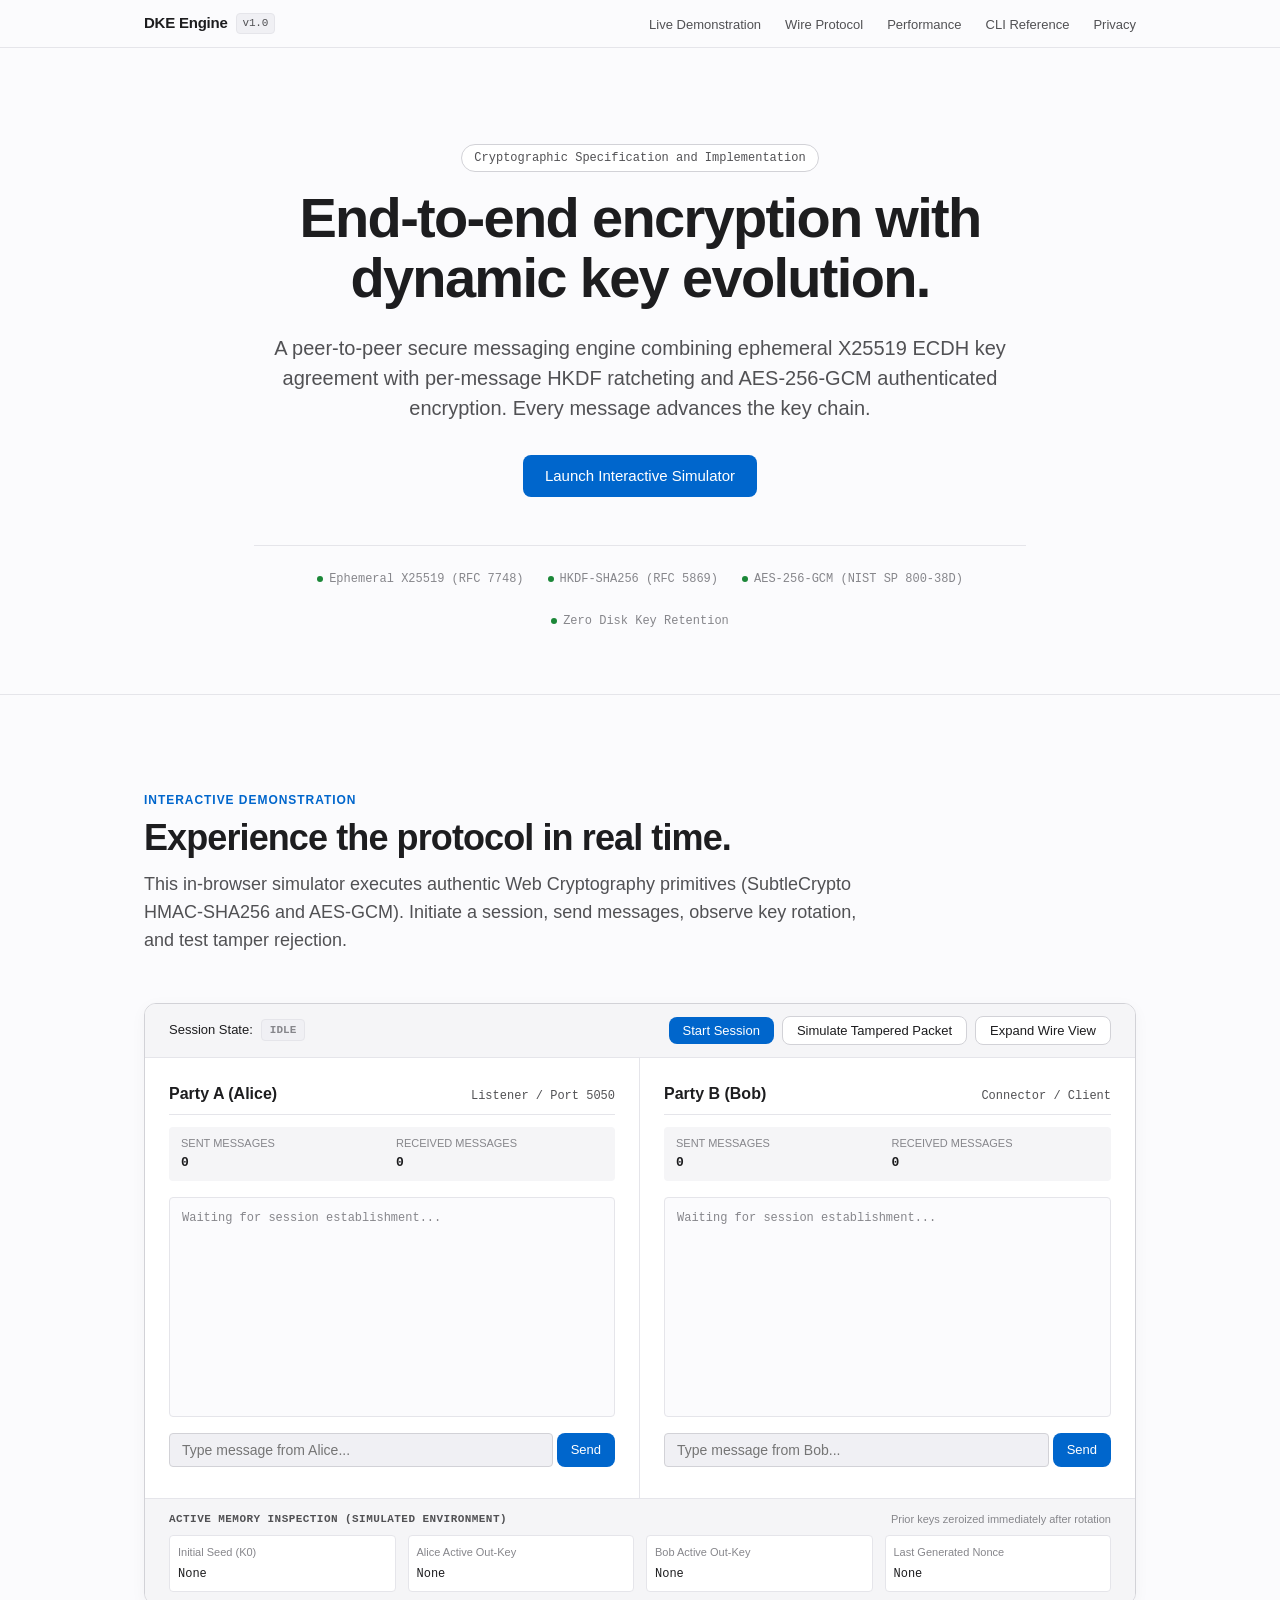
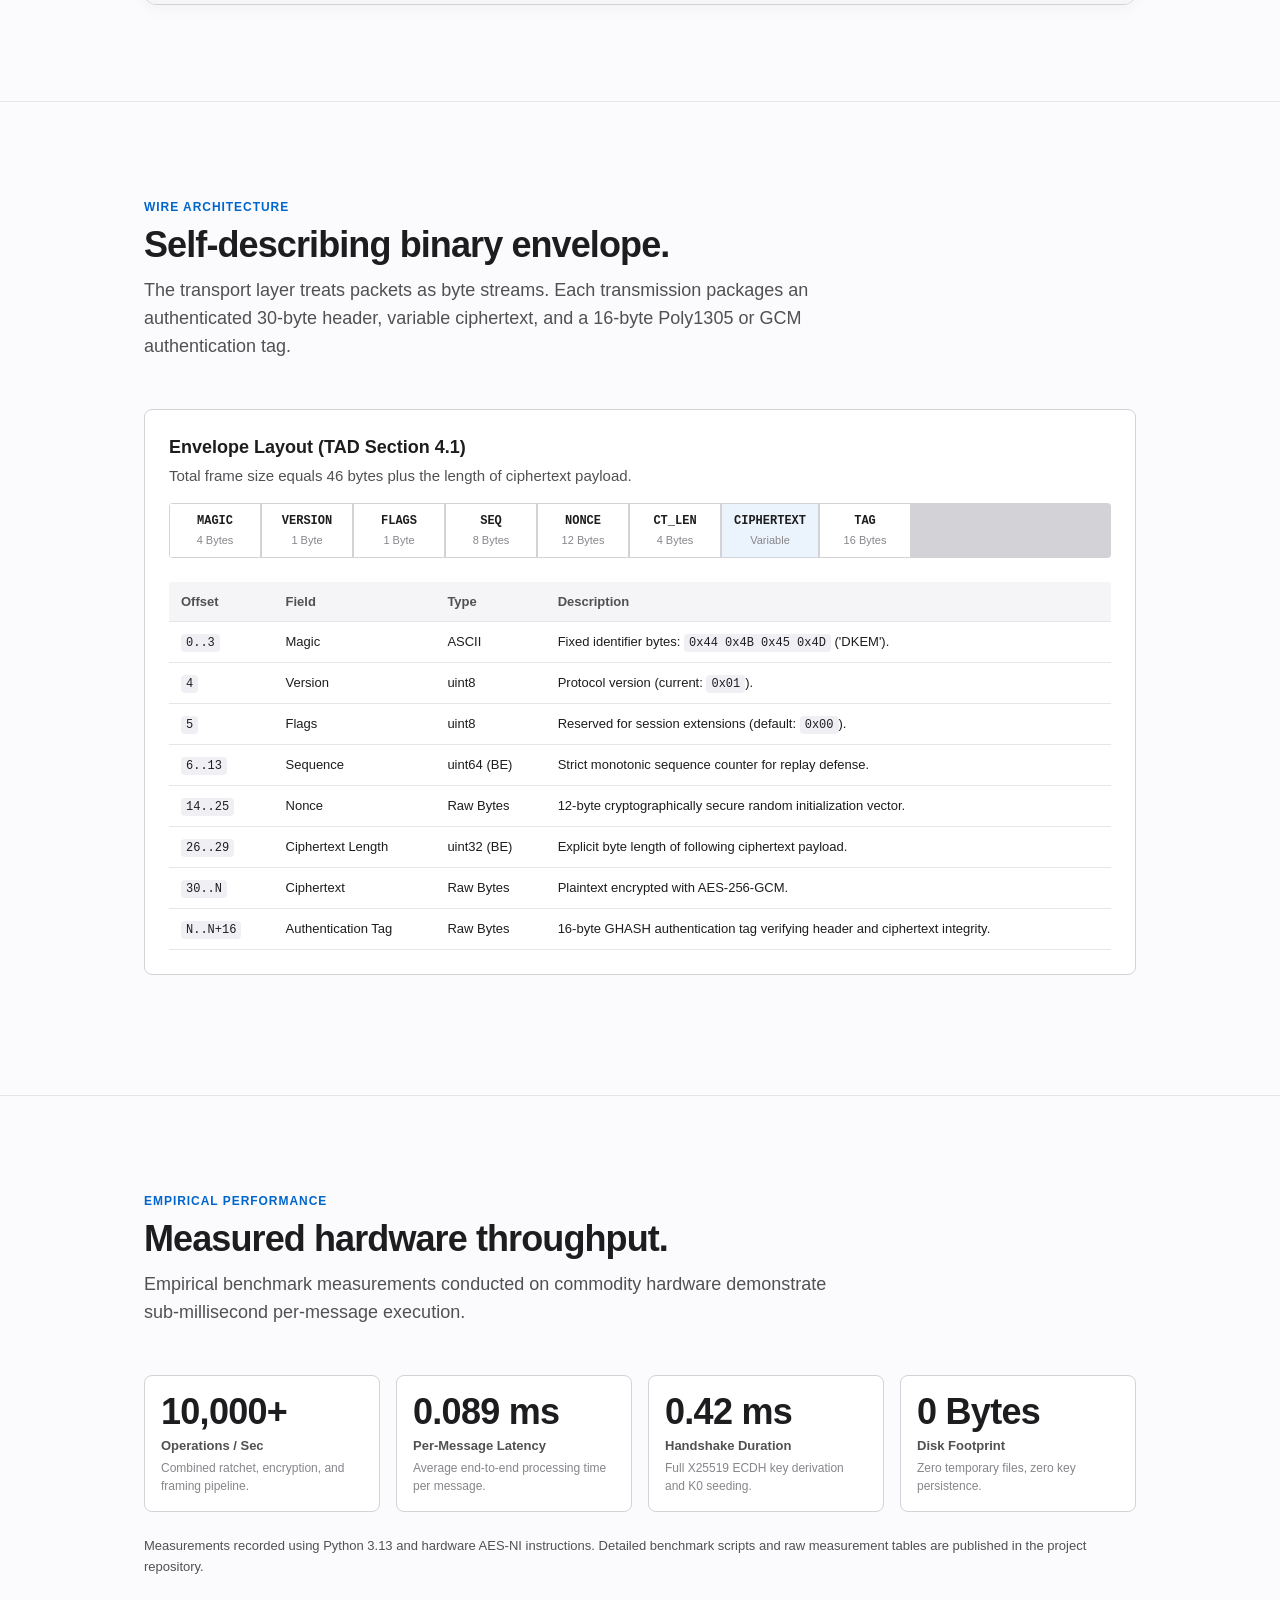
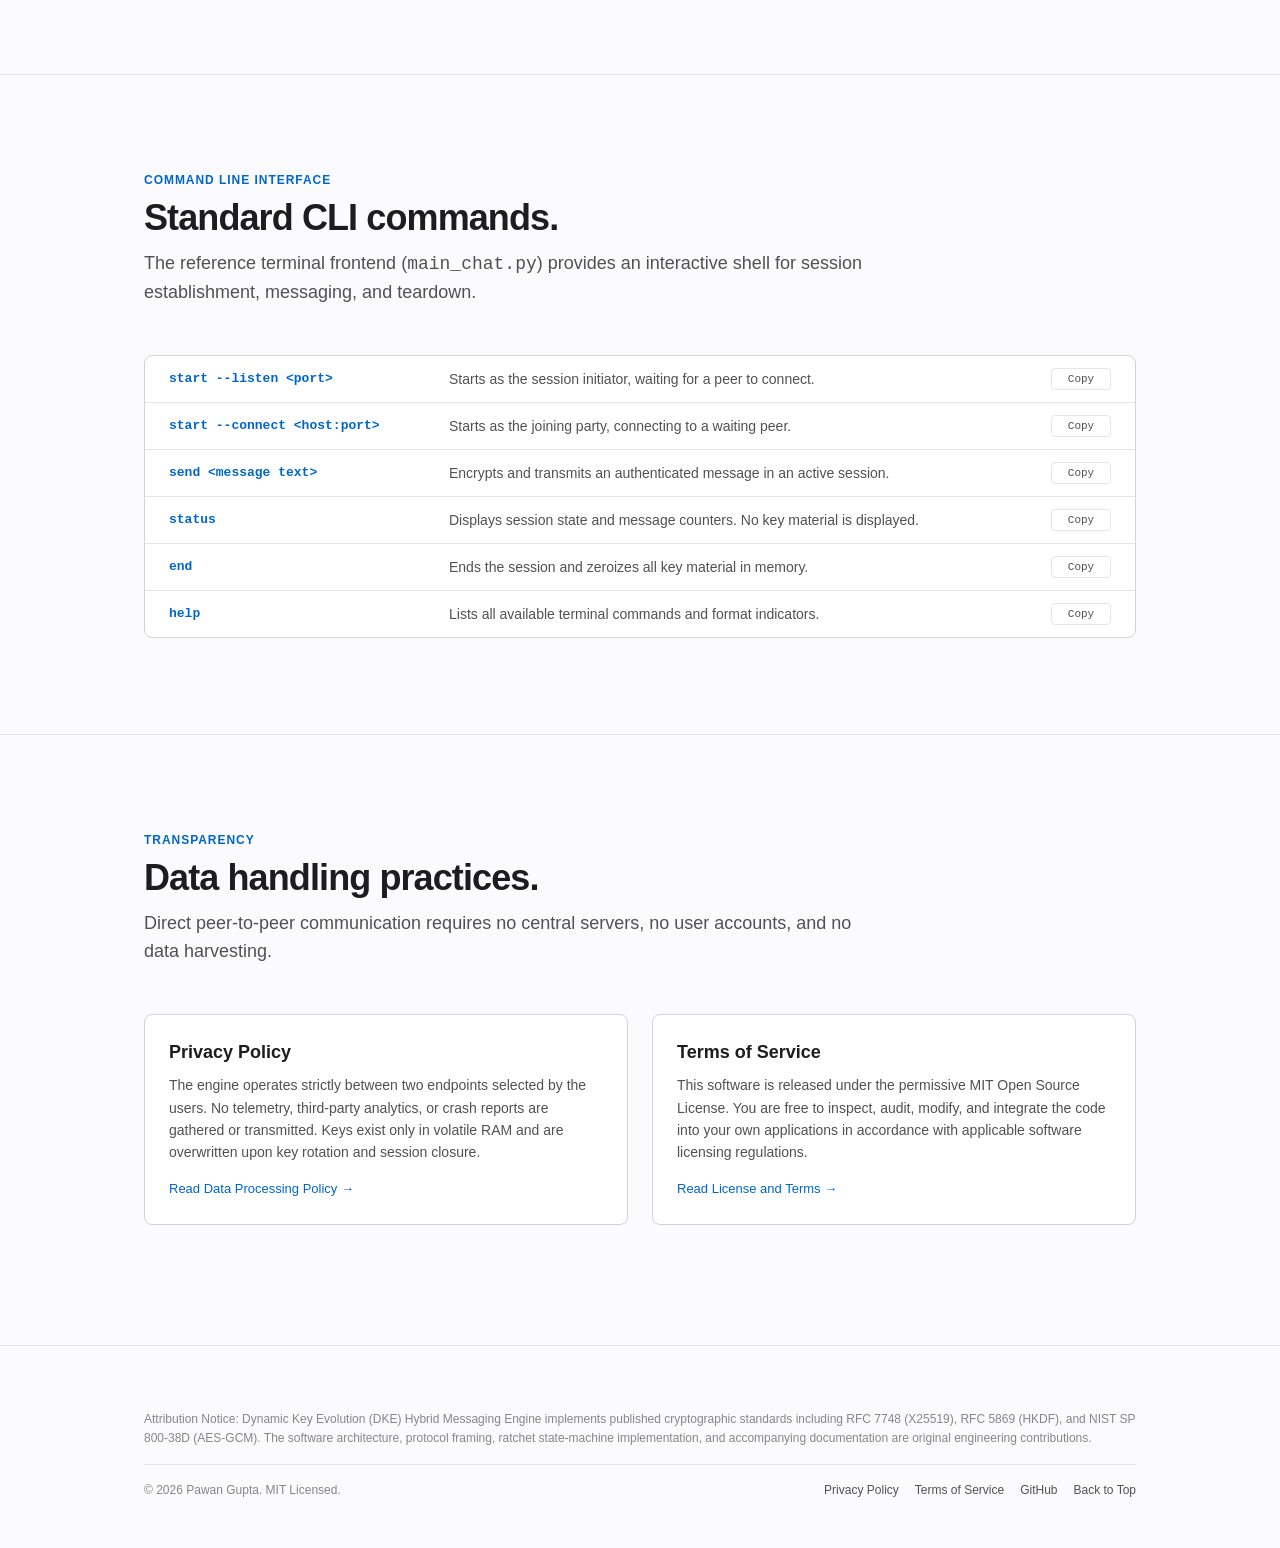
<file: index.html>
<!DOCTYPE html>
<html lang="en">
<head>
  <meta charset="UTF-8">
  <meta name="viewport" content="width=device-width, initial-scale=1.0">
  <title>DKE Hybrid Messaging Engine — End-to-End Encryption with Dynamic Key Evolution</title>
  <meta name="description" content="Peer-to-peer secure messaging combining ephemeral X25519 ECDH key agreement with per-message HKDF ratcheting and AES-256-GCM authenticated encryption.">
  <link rel="stylesheet" href="styles.css">
</head>
<body>

  <!-- Site Navigation Header -->
  <header class="site-header" role="banner">
    <div class="header-inner">
      <a href="#top" class="brand-link" aria-label="DKE Messaging Engine Home">
        <span>DKE Engine</span>
        <span class="brand-badge">v1.0</span>
      </a>

      <nav role="navigation" aria-label="Main Navigation">
        <ul class="nav-links">
          <li><a href="#simulator">Live Demonstration</a></li>
          <li><a href="#architecture">Wire Protocol</a></li>
          <li><a href="#benchmarks">Performance</a></li>
          <li><a href="#cli">CLI Reference</a></li>
          <li><a href="#privacy" data-open-modal="privacy">Privacy</a></li>
        </ul>
      </nav>
    </div>
  </header>

  <main id="top" role="main">

    <!-- Product Hero Section -->
    <section class="section hero-section" aria-labelledby="hero-title">
      <div class="container hero-content">
        <div class="hero-tag">Cryptographic Specification and Implementation</div>
        <h1 id="hero-title" class="hero-title">End-to-end encryption with dynamic key evolution.</h1>
        <p class="hero-summary">
          A peer-to-peer secure messaging engine combining ephemeral X25519 ECDH key agreement with per-message HKDF ratcheting and AES-256-GCM authenticated encryption. Every message advances the key chain.
        </p>

        <div class="hero-actions">
          <a href="#simulator" class="btn-primary">Launch Interactive Simulator</a>
        </div>

        <div class="hero-audit-strip">
          <div class="audit-item">
            <span class="audit-dot"></span>
            <span>Ephemeral X25519 (RFC 7748)</span>
          </div>
          <div class="audit-item">
            <span class="audit-dot"></span>
            <span>HKDF-SHA256 (RFC 5869)</span>
          </div>
          <div class="audit-item">
            <span class="audit-dot"></span>
            <span>AES-256-GCM (NIST SP 800-38D)</span>
          </div>
          <div class="audit-item">
            <span class="audit-dot"></span>
            <span>Zero Disk Key Retention</span>
          </div>
        </div>
      </div>
    </section>

    <!-- Product Visual: Interactive Simulator -->
    <section id="simulator" class="section" aria-labelledby="sim-title">
      <div class="container">
        <div class="section-header">
          <div class="section-eyebrow">Interactive Demonstration</div>
          <h2 id="sim-title" class="section-title">Experience the protocol in real time.</h2>
          <p class="section-desc">
            This in-browser simulator executes authentic Web Cryptography primitives (SubtleCrypto HMAC-SHA256 and AES-GCM). Initiate a session, send messages, observe key rotation, and test tamper rejection.
          </p>
        </div>

        <!-- Simulator Frame -->
        <div class="simulator-panel" role="region" aria-label="Cryptographic Session Simulator">
          <!-- Simulator Toolbar -->
          <div class="simulator-toolbar">
            <div class="toolbar-status">
              <span>Session State:</span>
              <span id="sim-status-badge" class="status-badge idle">Idle</span>
            </div>
            <div class="toolbar-actions">
              <button id="btn-sim-start" class="btn-primary btn-sm" type="button">Start Session</button>
              <button id="btn-sim-tamper" class="btn-secondary btn-sm" type="button" disabled>Simulate Tampered Packet</button>
              <button id="btn-toggle-wire" class="btn-secondary btn-sm" type="button">Expand Wire View</button>
              <button id="btn-sim-end" class="btn-secondary btn-sm" type="button" style="display: none;">End Session</button>
            </div>
          </div>

          <!-- Side-by-side Peer Terminals -->
          <div class="simulator-body">
            <!-- Party A (Initiator) -->
            <div class="peer-column">
              <div class="peer-header">
                <span class="peer-name">Party A (Alice)</span>
                <span class="peer-role">Listener / Port 5050</span>
              </div>

              <div class="peer-metrics">
                <div class="metric-item">
                  <span class="metric-label">Sent Messages</span>
                  <span id="alice-sent-count" class="metric-value">0</span>
                </div>
                <div class="metric-item">
                  <span class="metric-label">Received Messages</span>
                  <span id="alice-recv-count" class="metric-value">0</span>
                </div>
              </div>

              <div id="alice-transcript" class="peer-transcript" aria-live="polite" aria-label="Alice Transcript">
                <div class="chat-line system">Waiting for session establishment...</div>
              </div>

              <div class="peer-composer">
                <label for="alice-input" class="visually-hidden" style="display:none;">Alice message</label>
                <input id="alice-input" class="composer-input" type="text" placeholder="Type message from Alice..." disabled autocomplete="off">
                <button id="btn-alice-send" class="btn-primary btn-sm" type="button" disabled>Send</button>
              </div>
            </div>

            <!-- Party B (Responder) -->
            <div class="peer-column">
              <div class="peer-header">
                <span class="peer-name">Party B (Bob)</span>
                <span class="peer-role">Connector / Client</span>
              </div>

              <div class="peer-metrics">
                <div class="metric-item">
                  <span class="metric-label">Sent Messages</span>
                  <span id="bob-sent-count" class="metric-value">0</span>
                </div>
                <div class="metric-item">
                  <span class="metric-label">Received Messages</span>
                  <span id="bob-recv-count" class="metric-value">0</span>
                </div>
              </div>

              <div id="bob-transcript" class="peer-transcript" aria-live="polite" aria-label="Bob Transcript">
                <div class="chat-line system">Waiting for session establishment...</div>
              </div>

              <div class="peer-composer">
                <label for="bob-input" class="visually-hidden" style="display:none;">Bob message</label>
                <input id="bob-input" class="composer-input" type="text" placeholder="Type message from Bob..." disabled autocomplete="off">
                <button id="btn-bob-send" class="btn-primary btn-sm" type="button" disabled>Send</button>
              </div>
            </div>
          </div>

          <!-- Protocol State Inspector -->
          <div class="simulator-inspector">
            <div class="inspector-header">
              <span class="inspector-title">Active Memory Inspection (Simulated Environment)</span>
              <span style="font-size: 0.6875rem; color: var(--color-text-tertiary);">Prior keys zeroized immediately after rotation</span>
            </div>
            <div class="inspector-grid">
              <div class="inspector-field">
                <div class="field-label">Initial Seed (K0)</div>
                <div id="insp-k0" class="field-value">None</div>
              </div>
              <div class="inspector-field">
                <div class="field-label">Alice Active Out-Key</div>
                <div id="insp-alice-out" class="field-value">None</div>
              </div>
              <div class="inspector-field">
                <div class="field-label">Bob Active Out-Key</div>
                <div id="insp-bob-out" class="field-value">None</div>
              </div>
              <div class="inspector-field">
                <div class="field-label">Last Generated Nonce</div>
                <div id="insp-last-nonce" class="field-value">None</div>
              </div>
            </div>
          </div>
        </div>
      </div>
    </section>

    <!-- Technical Architecture Section -->
    <section id="architecture" class="section" aria-labelledby="arch-title">
      <div class="container">
        <div class="section-header">
          <div class="section-eyebrow">Wire Architecture</div>
          <h2 id="arch-title" class="section-title">Self-describing binary envelope.</h2>
          <p class="section-desc">
            The transport layer treats packets as byte streams. Each transmission packages an authenticated 30-byte header, variable ciphertext, and a 16-byte Poly1305 or GCM authentication tag.
          </p>
        </div>

        <div class="anatomy-card">
          <div class="anatomy-header">Envelope Layout (TAD Section 4.1)</div>
          <div class="anatomy-desc">Total frame size equals 46 bytes plus the length of ciphertext payload.</div>

          <div class="wire-block-diagram">
            <div class="wire-block">
              <span class="wire-block-name">MAGIC</span>
              <span class="wire-block-bytes">4 Bytes</span>
            </div>
            <div class="wire-block">
              <span class="wire-block-name">VERSION</span>
              <span class="wire-block-bytes">1 Byte</span>
            </div>
            <div class="wire-block">
              <span class="wire-block-name">FLAGS</span>
              <span class="wire-block-bytes">1 Byte</span>
            </div>
            <div class="wire-block">
              <span class="wire-block-name">SEQ</span>
              <span class="wire-block-bytes">8 Bytes</span>
            </div>
            <div class="wire-block">
              <span class="wire-block-name">NONCE</span>
              <span class="wire-block-bytes">12 Bytes</span>
            </div>
            <div class="wire-block">
              <span class="wire-block-name">CT_LEN</span>
              <span class="wire-block-bytes">4 Bytes</span>
            </div>
            <div class="wire-block accent">
              <span class="wire-block-name">CIPHERTEXT</span>
              <span class="wire-block-bytes">Variable</span>
            </div>
            <div class="wire-block">
              <span class="wire-block-name">TAG</span>
              <span class="wire-block-bytes">16 Bytes</span>
            </div>
          </div>

          <table class="wire-spec-table">
            <thead>
              <tr>
                <th>Offset</th>
                <th>Field</th>
                <th>Type</th>
                <th>Description</th>
              </tr>
            </thead>
            <tbody>
              <tr>
                <td><code>0..3</code></td>
                <td>Magic</td>
                <td>ASCII</td>
                <td>Fixed identifier bytes: <code>0x44 0x4B 0x45 0x4D</code> ('DKEM').</td>
              </tr>
              <tr>
                <td><code>4</code></td>
                <td>Version</td>
                <td>uint8</td>
                <td>Protocol version (current: <code>0x01</code>).</td>
              </tr>
              <tr>
                <td><code>5</code></td>
                <td>Flags</td>
                <td>uint8</td>
                <td>Reserved for session extensions (default: <code>0x00</code>).</td>
              </tr>
              <tr>
                <td><code>6..13</code></td>
                <td>Sequence</td>
                <td>uint64 (BE)</td>
                <td>Strict monotonic sequence counter for replay defense.</td>
              </tr>
              <tr>
                <td><code>14..25</code></td>
                <td>Nonce</td>
                <td>Raw Bytes</td>
                <td>12-byte cryptographically secure random initialization vector.</td>
              </tr>
              <tr>
                <td><code>26..29</code></td>
                <td>Ciphertext Length</td>
                <td>uint32 (BE)</td>
                <td>Explicit byte length of following ciphertext payload.</td>
              </tr>
              <tr>
                <td><code>30..N</code></td>
                <td>Ciphertext</td>
                <td>Raw Bytes</td>
                <td>Plaintext encrypted with AES-256-GCM.</td>
              </tr>
              <tr>
                <td><code>N..N+16</code></td>
                <td>Authentication Tag</td>
                <td>Raw Bytes</td>
                <td>16-byte GHASH authentication tag verifying header and ciphertext integrity.</td>
              </tr>
            </tbody>
          </table>
        </div>
      </div>
    </section>

    <!-- Empirical Benchmarks Section -->
    <section id="benchmarks" class="section" aria-labelledby="bench-title">
      <div class="container">
        <div class="section-header">
          <div class="section-eyebrow">Empirical Performance</div>
          <h2 id="bench-title" class="section-title">Measured hardware throughput.</h2>
          <p class="section-desc">
            Empirical benchmark measurements conducted on commodity hardware demonstrate sub-millisecond per-message execution.
          </p>
        </div>

        <div class="metrics-row">
          <div class="metric-stat-box">
            <div class="stat-number">10,000+</div>
            <div class="stat-label">Operations / Sec</div>
            <div class="stat-detail">Combined ratchet, encryption, and framing pipeline.</div>
          </div>
          <div class="metric-stat-box">
            <div class="stat-number">0.089 ms</div>
            <div class="stat-label">Per-Message Latency</div>
            <div class="stat-detail">Average end-to-end processing time per message.</div>
          </div>
          <div class="metric-stat-box">
            <div class="stat-number">0.42 ms</div>
            <div class="stat-label">Handshake Duration</div>
            <div class="stat-detail">Full X25519 ECDH key derivation and K0 seeding.</div>
          </div>
          <div class="metric-stat-box">
            <div class="stat-number">0 Bytes</div>
            <div class="stat-label">Disk Footprint</div>
            <div class="stat-detail">Zero temporary files, zero key persistence.</div>
          </div>
        </div>

        <p class="benchmark-note">
          Measurements recorded using Python 3.13 and hardware AES-NI instructions. Detailed benchmark scripts and raw measurement tables are published in the project repository.
        </p>
      </div>
    </section>

    <!-- CLI Reference Section -->
    <section id="cli" class="section" aria-labelledby="cli-title">
      <div class="container">
        <div class="section-header">
          <div class="section-eyebrow">Command Line Interface</div>
          <h2 id="cli-title" class="section-title">Standard CLI commands.</h2>
          <p class="section-desc">
            The reference terminal frontend (<code>main_chat.py</code>) provides an interactive shell for session establishment, messaging, and teardown.
          </p>
        </div>

        <div class="cli-container">
          <div class="cli-row">
            <span class="cli-command">start --listen &lt;port&gt;</span>
            <span class="cli-desc">Starts as the session initiator, waiting for a peer to connect.</span>
            <button class="cli-copy-btn" data-cmd="start --listen 5050" type="button">Copy</button>
          </div>
          <div class="cli-row">
            <span class="cli-command">start --connect &lt;host:port&gt;</span>
            <span class="cli-desc">Starts as the joining party, connecting to a waiting peer.</span>
            <button class="cli-copy-btn" data-cmd="start --connect localhost:5050" type="button">Copy</button>
          </div>
          <div class="cli-row">
            <span class="cli-command">send &lt;message text&gt;</span>
            <span class="cli-desc">Encrypts and transmits an authenticated message in an active session.</span>
            <button class="cli-copy-btn" data-cmd="send Hello, this is a secure message." type="button">Copy</button>
          </div>
          <div class="cli-row">
            <span class="cli-command">status</span>
            <span class="cli-desc">Displays session state and message counters. No key material is displayed.</span>
            <button class="cli-copy-btn" data-cmd="status" type="button">Copy</button>
          </div>
          <div class="cli-row">
            <span class="cli-command">end</span>
            <span class="cli-desc">Ends the session and zeroizes all key material in memory.</span>
            <button class="cli-copy-btn" data-cmd="end" type="button">Copy</button>
          </div>
          <div class="cli-row">
            <span class="cli-command">help</span>
            <span class="cli-desc">Lists all available terminal commands and format indicators.</span>
            <button class="cli-copy-btn" data-cmd="help" type="button">Copy</button>
          </div>
        </div>
      </div>
    </section>

    <!-- Data Practices (Privacy & Terms) -->
    <section class="section" aria-labelledby="privacy-title">
      <div class="container">
        <div class="section-header">
          <div class="section-eyebrow">Transparency</div>
          <h2 id="privacy-title" class="section-title">Data handling practices.</h2>
          <p class="section-desc">
            Direct peer-to-peer communication requires no central servers, no user accounts, and no data harvesting.
          </p>
        </div>

        <div class="practices-grid">
          <div class="practice-card">
            <h3 class="practice-title">Privacy Policy</h3>
            <p class="practice-body">
              The engine operates strictly between two endpoints selected by the users. No telemetry, third-party analytics, or crash reports are gathered or transmitted. Keys exist only in volatile RAM and are overwritten upon key rotation and session closure.
            </p>
            <button class="practice-link" data-open-modal="privacy" type="button">Read Data Processing Policy &rarr;</button>
          </div>

          <div class="practice-card">
            <h3 class="practice-title">Terms of Service</h3>
            <p class="practice-body">
              This software is released under the permissive MIT Open Source License. You are free to inspect, audit, modify, and integrate the code into your own applications in accordance with applicable software licensing regulations.
            </p>
            <button class="practice-link" data-open-modal="terms" type="button">Read License and Terms &rarr;</button>
          </div>
        </div>
      </div>
    </section>

  </main>

  <!-- Site Footer -->
  <footer class="site-footer" role="contentinfo">
    <div class="container">
      <div class="footer-legal-notice">
        <p>
          Attribution Notice: Dynamic Key Evolution (DKE) Hybrid Messaging Engine implements published cryptographic standards including RFC 7748 (X25519), RFC 5869 (HKDF), and NIST SP 800-38D (AES-GCM). The software architecture, protocol framing, ratchet state-machine implementation, and accompanying documentation are original engineering contributions.
        </p>
      </div>

      <div class="footer-nav-row">
        <div>&copy; 2026 Pawan Gupta. MIT Licensed.</div>
        <ul class="footer-links">
          <li><button data-open-modal="privacy" type="button">Privacy Policy</button></li>
          <li><button data-open-modal="terms" type="button">Terms of Service</button></li>
          <li><a href="https://github.com/pawangupta3401-art/dke-hybrid-messaging-engine.git" target="_blank" rel="noopener noreferrer">GitHub</a></li>
          <li><a href="#top">Back to Top</a></li>
        </ul>
      </div>
    </div>
  </footer>

  <!-- Accessible Modal Dialog -->
  <div id="legal-modal" class="modal-backdrop" role="dialog" aria-modal="true" aria-labelledby="modal-title">
    <div class="modal-window">
      <div class="modal-header">
        <h3 id="modal-title" class="modal-title">Policy</h3>
        <button id="modal-close-btn" class="modal-close-btn" type="button" aria-label="Close dialog">&times;</button>
      </div>
      <div id="modal-body" class="modal-content">
        <!-- Injected via JavaScript -->
      </div>
      <div class="modal-footer">
        <button id="modal-footer-close-btn" class="btn-secondary btn-sm" type="button">Close</button>
      </div>
    </div>
  </div>

  <script src="app.js"></script>
</body>
</html>
</file>
<file: styles.css>
/* ==========================================================================
   Dynamic Key Evolution (DKE) — Design System & Stylesheet
   Direction: Apple-style restraint, warm neutral canvas, typography hierarchy.
   ========================================================================== */

:root {
  /* Surface & Canvas (Strictly avoiding pure white canvas and purple-black) */
  --color-canvas: #fbfbfd;
  --color-surface: #ffffff;
  --color-surface-raised: #f5f5f7;
  --color-surface-subtle: #f0f0f4;
  
  /* Text & Hierarchy */
  --color-text-primary: #1d1d1f;
  --color-text-secondary: #515154;
  --color-text-tertiary: #86868b;
  --color-text-inverse: #ffffff;

  /* Single Restrained Accent */
  --color-accent: #0066cc;
  --color-accent-hover: #004499;
  --color-accent-subtle: #ebf4fc;
  
  /* Structural Lines & Dividers */
  --color-border: #d2d2d7;
  --color-border-subtle: #e5e5ea;
  
  /* Functional Status Colors (Purpose-driven, no neon) */
  --color-status-success: #1b8738;
  --color-status-success-bg: #edf7ee;
  --color-status-error: #c93b2b;
  --color-status-error-bg: #fdf2f2;
  --color-status-warning: #b25e00;

  /* Typography Stacks (No Inter, Geist, Space Grotesk) */
  --font-system: -apple-system, BlinkMacSystemFont, "SF Pro Text", "SF Pro Display", "Helvetica Neue", Helvetica, Arial, sans-serif;
  --font-mono: "SF Mono", ui-monospace, Menlo, Monaco, Consolas, "Liberation Mono", monospace;

  /* Spacing Scale */
  --space-2: 4px;
  --space-3: 8px;
  --space-4: 12px;
  --space-5: 16px;
  --space-6: 24px;
  --space-7: 32px;
  --space-8: 48px;
  --space-9: 64px;
  --space-10: 96px;

  /* Layout Widths */
  --width-max: 1040px;
  --width-reading: 720px;

  /* Restrained Geometry (No soft balloon rounding) */
  --radius-sm: 4px;
  --radius-md: 8px;
  --radius-lg: 12px;

  /* Subtle, crisp focus definition */
  --focus-ring: 0 0 0 3px rgba(0, 102, 204, 0.35);
}

/* --------------------------------------------------------------------------
   Base & Reset
   -------------------------------------------------------------------------- */
*, *::before, *::after {
  box-sizing: border-box;
  margin: 0;
  padding: 0;
}

html {
  font-size: 16px;
  scroll-behavior: smooth;
  -webkit-text-size-adjust: 100%;
}

body {
  font-family: var(--font-system);
  background-color: var(--color-canvas);
  color: var(--color-text-primary);
  line-height: 1.5;
  -webkit-font-smoothing: antialiased;
  -moz-osx-font-smoothing: grayscale;
}

/* Respect user preference for reduced motion */
@media (prefers-reduced-motion: reduce) {
  *, *::before, *::after {
    animation-duration: 0.01ms !important;
    animation-iteration-count: 1 !important;
    transition-duration: 0.01ms !important;
    scroll-behavior: auto !important;
  }
}

a {
  color: var(--color-accent);
  text-decoration: none;
  transition: color 0.15s ease;
}

a:hover {
  color: var(--color-accent-hover);
  text-decoration: underline;
}

a:focus-visible,
button:focus-visible,
input:focus-visible {
  outline: none;
  box-shadow: var(--focus-ring);
}

/* --------------------------------------------------------------------------
   Navigation Header
   -------------------------------------------------------------------------- */
.site-header {
  position: sticky;
  top: 0;
  z-index: 100;
  background-color: rgba(251, 251, 253, 0.85);
  backdrop-filter: blur(20px);
  -webkit-backdrop-filter: blur(20px);
  border-bottom: 1px solid var(--color-border-subtle);
  height: 48px;
  display: flex;
  align-items: center;
}

.header-inner {
  max-width: var(--width-max);
  margin: 0 auto;
  padding: 0 var(--space-6);
  width: 100%;
  display: flex;
  align-items: center;
  justify-content: space-between;
}

.brand-link {
  font-size: 0.9375rem;
  font-weight: 600;
  letter-spacing: -0.015em;
  color: var(--color-text-primary);
  display: flex;
  align-items: center;
  gap: var(--space-3);
  text-decoration: none;
}

.brand-badge {
  font-family: var(--font-mono);
  font-size: 0.6875rem;
  font-weight: 500;
  background-color: var(--color-surface-subtle);
  color: var(--color-text-secondary);
  padding: 1px 6px;
  border-radius: var(--radius-sm);
  border: 1px solid var(--color-border-subtle);
}

.nav-links {
  display: flex;
  align-items: center;
  gap: var(--space-6);
  list-style: none;
}

.nav-links a {
  font-size: 0.8125rem;
  color: var(--color-text-secondary);
  text-decoration: none;
  transition: color 0.12s ease;
}

.nav-links a:hover {
  color: var(--color-text-primary);
  text-decoration: none;
}

.nav-github-link {
  font-family: var(--font-mono);
  font-size: 0.75rem;
  padding: 4px 10px;
  border: 1px solid var(--color-border);
  border-radius: var(--radius-sm);
  background: var(--color-surface);
  color: var(--color-text-primary) !important;
}

.nav-github-link:hover {
  border-color: var(--color-text-secondary);
}

/* --------------------------------------------------------------------------
   Layout Containers & Spacing
   -------------------------------------------------------------------------- */
.container {
  max-width: var(--width-max);
  margin: 0 auto;
  padding: 0 var(--space-6);
}

.section {
  padding: var(--space-10) 0;
  border-bottom: 1px solid var(--color-border-subtle);
}

.section-header {
  margin-bottom: var(--space-8);
}

.section-eyebrow {
  font-size: 0.75rem;
  font-weight: 600;
  letter-spacing: 0.08em;
  text-transform: uppercase;
  color: var(--color-accent);
  margin-bottom: var(--space-3);
}

.section-title {
  font-size: 2.25rem;
  line-height: 1.15;
  font-weight: 600;
  letter-spacing: -0.025em;
  color: var(--color-text-primary);
  margin-bottom: var(--space-4);
}

.section-desc {
  font-size: 1.125rem;
  line-height: 1.55;
  color: var(--color-text-secondary);
  max-width: var(--width-reading);
}

/* --------------------------------------------------------------------------
   Hero Section
   -------------------------------------------------------------------------- */
.hero-section {
  padding: var(--space-10) 0 var(--space-9);
  text-align: center;
}

.hero-content {
  max-width: 820px;
  margin: 0 auto;
}

.hero-tag {
  display: inline-block;
  font-family: var(--font-mono);
  font-size: 0.75rem;
  font-weight: 500;
  color: var(--color-text-secondary);
  background-color: var(--color-surface);
  border: 1px solid var(--color-border);
  padding: 4px 12px;
  border-radius: 999px;
  margin-bottom: var(--space-5);
}

.hero-title {
  font-size: 3.5rem;
  line-height: 1.08;
  font-weight: 700;
  letter-spacing: -0.03em;
  color: var(--color-text-primary);
  margin-bottom: var(--space-6);
}

.hero-summary {
  font-size: 1.25rem;
  line-height: 1.5;
  color: var(--color-text-secondary);
  margin-bottom: var(--space-7);
  font-weight: 400;
}

.hero-actions {
  display: flex;
  align-items: center;
  justify-content: center;
  gap: var(--space-4);
  margin-bottom: var(--space-8);
  flex-wrap: wrap;
}

.btn-primary {
  display: inline-flex;
  align-items: center;
  justify-content: center;
  background-color: var(--color-accent);
  color: var(--color-text-inverse);
  font-size: 0.9375rem;
  font-weight: 500;
  padding: 10px 22px;
  border-radius: var(--radius-md);
  border: none;
  cursor: pointer;
  text-decoration: none;
  transition: background-color 0.15s ease;
}

.btn-primary:hover {
  background-color: var(--color-accent-hover);
  text-decoration: none;
}

.btn-secondary {
  display: inline-flex;
  align-items: center;
  justify-content: center;
  background-color: var(--color-surface);
  color: var(--color-text-primary);
  font-size: 0.9375rem;
  font-weight: 500;
  padding: 9px 20px;
  border-radius: var(--radius-md);
  border: 1px solid var(--color-border);
  cursor: pointer;
  text-decoration: none;
  transition: border-color 0.15s ease, background-color 0.15s ease;
}

.btn-secondary:hover {
  border-color: var(--color-text-secondary);
  background-color: var(--color-surface-raised);
  text-decoration: none;
}

.btn-sm {
  font-size: 0.8125rem;
  padding: 6px 14px;
}

.hero-audit-strip {
  display: flex;
  align-items: center;
  justify-content: center;
  gap: var(--space-6);
  font-family: var(--font-mono);
  font-size: 0.75rem;
  color: var(--color-text-tertiary);
  border-top: 1px solid var(--color-border-subtle);
  padding-top: var(--space-6);
  flex-wrap: wrap;
}

.audit-item {
  display: flex;
  align-items: center;
  gap: 6px;
}

.audit-dot {
  width: 6px;
  height: 6px;
  border-radius: 50%;
  background-color: var(--color-status-success);
}

/* --------------------------------------------------------------------------
   Interactive Product Demo (Simulator)
   -------------------------------------------------------------------------- */
.simulator-panel {
  background-color: var(--color-surface);
  border: 1px solid var(--color-border);
  border-radius: var(--radius-lg);
  overflow: hidden;
  box-shadow: 0 4px 16px rgba(0, 0, 0, 0.04);
}

.simulator-toolbar {
  padding: var(--space-4) var(--space-6);
  background-color: var(--color-surface-raised);
  border-bottom: 1px solid var(--color-border-subtle);
  display: flex;
  align-items: center;
  justify-content: space-between;
  flex-wrap: wrap;
  gap: var(--space-4);
}

.toolbar-status {
  display: flex;
  align-items: center;
  gap: var(--space-3);
  font-size: 0.8125rem;
  font-weight: 500;
}

.status-badge {
  display: inline-flex;
  align-items: center;
  gap: 6px;
  padding: 2px 8px;
  border-radius: var(--radius-sm);
  font-family: var(--font-mono);
  font-size: 0.6875rem;
  font-weight: 600;
  text-transform: uppercase;
}

.status-badge.active {
  background-color: var(--color-status-success-bg);
  color: var(--color-status-success);
  border: 1px solid #c2e2c7;
}

.status-badge.idle {
  background-color: var(--color-surface-subtle);
  color: var(--color-text-tertiary);
  border: 1px solid var(--color-border-subtle);
}

.toolbar-actions {
  display: flex;
  align-items: center;
  gap: var(--space-3);
}

.simulator-body {
  display: grid;
  grid-template-columns: 1fr 1fr;
  min-height: 440px;
}

.peer-column {
  padding: var(--space-6);
  display: flex;
  flex-direction: column;
}

.peer-column:first-child {
  border-right: 1px solid var(--color-border-subtle);
}

.peer-header {
  display: flex;
  align-items: baseline;
  justify-content: space-between;
  margin-bottom: var(--space-4);
  padding-bottom: var(--space-3);
  border-bottom: 1px solid var(--color-border-subtle);
}

.peer-name {
  font-size: 1rem;
  font-weight: 600;
  color: var(--color-text-primary);
}

.peer-role {
  font-family: var(--font-mono);
  font-size: 0.75rem;
  color: var(--color-text-secondary);
}

.peer-metrics {
  display: grid;
  grid-template-columns: 1fr 1fr;
  gap: var(--space-3);
  margin-bottom: var(--space-5);
  background-color: var(--color-surface-raised);
  padding: var(--space-3) var(--space-4);
  border-radius: var(--radius-sm);
}

.metric-item {
  display: flex;
  flex-direction: column;
}

.metric-label {
  font-size: 0.6875rem;
  font-weight: 500;
  text-transform: uppercase;
  color: var(--color-text-tertiary);
  margin-bottom: 2px;
}

.metric-value {
  font-family: var(--font-mono);
  font-size: 0.8125rem;
  color: var(--color-text-primary);
  font-weight: 600;
}

.peer-transcript {
  flex: 1;
  background-color: var(--color-canvas);
  border: 1px solid var(--color-border-subtle);
  border-radius: var(--radius-sm);
  padding: var(--space-4);
  font-family: var(--font-mono);
  font-size: 0.8125rem;
  overflow-y: auto;
  max-height: 220px;
  display: flex;
  flex-direction: column;
  gap: var(--space-3);
  margin-bottom: var(--space-5);
}

.chat-line {
  line-height: 1.45;
  word-break: break-word;
}

.chat-line.outbound {
  color: var(--color-accent);
}

.chat-line.inbound {
  color: var(--color-text-primary);
}

.chat-line.system {
  color: var(--color-text-tertiary);
  font-size: 0.75rem;
}

.chat-line.error {
  color: var(--color-status-error);
  background-color: var(--color-status-error-bg);
  padding: 4px 6px;
  border-radius: var(--radius-sm);
}

.chat-line.success {
  color: var(--color-status-success);
}

/* --------------------------------------------------------------------------
   Wire View Collapsible Panels
   -------------------------------------------------------------------------- */
.chat-message-group {
  display: flex;
  flex-direction: column;
  gap: 4px;
}

.wire-details {
  margin-top: 2px;
  background-color: var(--color-surface);
  border: 1px solid var(--color-border-subtle);
  border-radius: var(--radius-sm);
  overflow: hidden;
  font-size: 0.75rem;
}

.wire-summary {
  padding: 4px 8px;
  font-family: var(--font-mono);
  font-size: 0.6875rem;
  font-weight: 500;
  color: var(--color-text-secondary);
  cursor: pointer;
  background-color: var(--color-surface-raised);
  user-select: none;
  display: flex;
  align-items: center;
  gap: 6px;
  transition: background-color 0.12s ease;
}

.wire-summary:hover {
  background-color: var(--color-surface-subtle);
  color: var(--color-text-primary);
}

.wire-badge {
  font-size: 0.625rem;
  font-weight: 600;
  text-transform: uppercase;
  letter-spacing: 0.04em;
  padding: 1px 5px;
  border-radius: 2px;
  background-color: var(--color-accent-subtle);
  color: var(--color-accent);
}

.wire-badge.corrupted {
  background-color: var(--color-status-error-bg);
  color: var(--color-status-error);
}

.wire-details[open] .wire-summary {
  border-bottom: 1px solid var(--color-border-subtle);
}

.wire-body {
  padding: 8px 10px;
  background-color: var(--color-canvas);
  font-family: var(--font-mono);
  font-size: 0.6875rem;
  display: flex;
  flex-direction: column;
  gap: 4px;
}

.wire-field {
  display: grid;
  grid-template-columns: 130px 1fr;
  gap: 8px;
  align-items: baseline;
  line-height: 1.4;
}

.wire-key {
  color: var(--color-text-tertiary);
  font-weight: 500;
}

.wire-val {
  color: var(--color-text-primary);
  word-break: break-all;
}

.wire-val.tampered-byte {
  color: var(--color-status-error);
  font-weight: 600;
  background-color: var(--color-status-error-bg);
  padding: 1px 3px;
  border-radius: 2px;
}

.wire-frame {
  color: var(--color-text-secondary);
  font-size: 0.625rem;
}

.peer-composer {
  display: flex;
  gap: var(--space-2);
}

.composer-input {
  flex: 1;
  padding: 8px 12px;
  font-size: 0.875rem;
  font-family: var(--font-system);
  border: 1px solid var(--color-border);
  border-radius: var(--radius-sm);
  background-color: var(--color-surface);
  color: var(--color-text-primary);
}

.composer-input:disabled {
  background-color: var(--color-surface-subtle);
  cursor: not-allowed;
}

.simulator-inspector {
  border-top: 1px solid var(--color-border-subtle);
  background-color: var(--color-surface-raised);
  padding: var(--space-4) var(--space-6);
  font-size: 0.8125rem;
}

.inspector-header {
  display: flex;
  align-items: center;
  justify-content: space-between;
  margin-bottom: var(--space-3);
}

.inspector-title {
  font-family: var(--font-mono);
  font-size: 0.6875rem;
  font-weight: 600;
  text-transform: uppercase;
  letter-spacing: 0.04em;
  color: var(--color-text-secondary);
}

.inspector-grid {
  display: grid;
  grid-template-columns: repeat(4, 1fr);
  gap: var(--space-4);
}

.inspector-field {
  background: var(--color-surface);
  padding: var(--space-3);
  border: 1px solid var(--color-border-subtle);
  border-radius: var(--radius-sm);
}

.field-label {
  font-size: 0.6875rem;
  color: var(--color-text-tertiary);
  margin-bottom: 4px;
}

.field-value {
  font-family: var(--font-mono);
  font-size: 0.75rem;
  color: var(--color-text-primary);
  overflow: hidden;
  text-overflow: ellipsis;
  white-space: nowrap;
}

/* --------------------------------------------------------------------------
   Technical Architecture & Wire Format
   -------------------------------------------------------------------------- */
.anatomy-card {
  background-color: var(--color-surface);
  border: 1px solid var(--color-border);
  border-radius: var(--radius-md);
  padding: var(--space-6);
  margin-bottom: var(--space-6);
}

.anatomy-header {
  font-size: 1.125rem;
  font-weight: 600;
  color: var(--color-text-primary);
  margin-bottom: var(--space-2);
}

.anatomy-desc {
  font-size: 0.9375rem;
  color: var(--color-text-secondary);
  margin-bottom: var(--space-5);
}

.wire-block-diagram {
  display: flex;
  gap: 2px;
  background-color: var(--color-border);
  padding: 1px;
  border-radius: var(--radius-sm);
  overflow-x: auto;
  margin-bottom: var(--space-6);
}

.wire-block {
  background-color: var(--color-surface);
  padding: var(--space-3) var(--space-4);
  display: flex;
  flex-direction: column;
  align-items: center;
  text-align: center;
  min-width: 90px;
}

.wire-block.accent {
  background-color: var(--color-accent-subtle);
}

.wire-block-name {
  font-family: var(--font-mono);
  font-size: 0.75rem;
  font-weight: 600;
  color: var(--color-text-primary);
  margin-bottom: 2px;
}

.wire-block-bytes {
  font-size: 0.6875rem;
  color: var(--color-text-tertiary);
}

.wire-spec-table {
  width: 100%;
  border-collapse: collapse;
  font-size: 0.8125rem;
}

.wire-spec-table th,
.wire-spec-table td {
  padding: 10px 12px;
  text-align: left;
  border-bottom: 1px solid var(--color-border-subtle);
}

.wire-spec-table th {
  font-weight: 600;
  color: var(--color-text-secondary);
  background-color: var(--color-surface-raised);
}

.wire-spec-table td {
  color: var(--color-text-primary);
}

.wire-spec-table code {
  font-family: var(--font-mono);
  font-size: 0.75rem;
  background-color: var(--color-surface-subtle);
  padding: 2px 5px;
  border-radius: var(--radius-sm);
}

/* --------------------------------------------------------------------------
   Benchmark Stats Grid
   -------------------------------------------------------------------------- */
.metrics-row {
  display: grid;
  grid-template-columns: repeat(4, 1fr);
  gap: var(--space-5);
  margin-bottom: var(--space-6);
}

.metric-stat-box {
  background-color: var(--color-surface);
  border: 1px solid var(--color-border);
  border-radius: var(--radius-md);
  padding: var(--space-5);
}

.stat-number {
  font-size: 2.25rem;
  line-height: 1.1;
  font-weight: 700;
  letter-spacing: -0.02em;
  color: var(--color-text-primary);
  margin-bottom: var(--space-2);
}

.stat-label {
  font-size: 0.8125rem;
  font-weight: 600;
  color: var(--color-text-secondary);
  margin-bottom: 4px;
}

.stat-detail {
  font-size: 0.75rem;
  color: var(--color-text-tertiary);
}

.benchmark-note {
  font-size: 0.8125rem;
  color: var(--color-text-secondary);
  line-height: 1.6;
}

/* --------------------------------------------------------------------------
   CLI Reference Section
   -------------------------------------------------------------------------- */
.cli-container {
  background-color: var(--color-surface);
  border: 1px solid var(--color-border);
  border-radius: var(--radius-md);
  overflow: hidden;
}

.cli-row {
  display: grid;
  grid-template-columns: 280px 1fr 60px;
  align-items: center;
  padding: var(--space-4) var(--space-6);
  border-bottom: 1px solid var(--color-border-subtle);
}

.cli-row:last-child {
  border-bottom: none;
}

.cli-command {
  font-family: var(--font-mono);
  font-size: 0.8125rem;
  font-weight: 600;
  color: var(--color-accent);
}

.cli-desc {
  font-size: 0.875rem;
  color: var(--color-text-secondary);
}

.cli-copy-btn {
  background: transparent;
  border: 1px solid var(--color-border-subtle);
  border-radius: var(--radius-sm);
  padding: 4px 8px;
  font-size: 0.6875rem;
  font-family: var(--font-mono);
  color: var(--color-text-secondary);
  cursor: pointer;
  transition: all 0.12s ease;
}

.cli-copy-btn:hover {
  background-color: var(--color-surface-raised);
  color: var(--color-text-primary);
  border-color: var(--color-border);
}

/* --------------------------------------------------------------------------
   Privacy & Terms (Data Practices)
   -------------------------------------------------------------------------- */
.practices-grid {
  display: grid;
  grid-template-columns: 1fr 1fr;
  gap: var(--space-6);
  margin-bottom: var(--space-6);
}

.practice-card {
  background-color: var(--color-surface);
  border: 1px solid var(--color-border);
  border-radius: var(--radius-md);
  padding: var(--space-6);
}

.practice-title {
  font-size: 1.125rem;
  font-weight: 600;
  color: var(--color-text-primary);
  margin-bottom: var(--space-3);
}

.practice-body {
  font-size: 0.875rem;
  line-height: 1.6;
  color: var(--color-text-secondary);
  margin-bottom: var(--space-4);
}

.practice-link {
  font-size: 0.8125rem;
  font-weight: 500;
  color: var(--color-accent);
  cursor: pointer;
  background: none;
  border: none;
  padding: 0;
}

.practice-link:hover {
  text-decoration: underline;
}

/* --------------------------------------------------------------------------
   Modal Dialogs (Accessible, lightweight, no framework)
   -------------------------------------------------------------------------- */
.modal-backdrop {
  position: fixed;
  inset: 0;
  background-color: rgba(29, 29, 31, 0.4);
  backdrop-filter: blur(4px);
  -webkit-backdrop-filter: blur(4px);
  z-index: 1000;
  display: none;
  align-items: center;
  justify-content: center;
  padding: var(--space-6);
}

.modal-backdrop.open {
  display: flex;
}

.modal-window {
  background-color: var(--color-surface);
  border-radius: var(--radius-lg);
  max-width: 640px;
  width: 100%;
  max-height: 85vh;
  display: flex;
  flex-direction: column;
  box-shadow: 0 16px 40px rgba(0, 0, 0, 0.12);
  border: 1px solid var(--color-border);
}

.modal-header {
  padding: var(--space-5) var(--space-6);
  border-bottom: 1px solid var(--color-border-subtle);
  display: flex;
  align-items: center;
  justify-content: space-between;
}

.modal-title {
  font-size: 1.125rem;
  font-weight: 600;
  color: var(--color-text-primary);
}

.modal-close-btn {
  background: none;
  border: none;
  font-size: 1.25rem;
  line-height: 1;
  color: var(--color-text-tertiary);
  cursor: pointer;
  padding: 4px;
}

.modal-close-btn:hover {
  color: var(--color-text-primary);
}

.modal-content {
  padding: var(--space-6);
  overflow-y: auto;
  font-size: 0.875rem;
  line-height: 1.6;
  color: var(--color-text-secondary);
}

.modal-content h4 {
  font-size: 0.9375rem;
  font-weight: 600;
  color: var(--color-text-primary);
  margin: var(--space-4) 0 var(--space-2);
}

.modal-content h4:first-child {
  margin-top: 0;
}

.modal-footer {
  padding: var(--space-4) var(--space-6);
  border-top: 1px solid var(--color-border-subtle);
  text-align: right;
  background-color: var(--color-surface-raised);
}

/* --------------------------------------------------------------------------
   Site Footer
   -------------------------------------------------------------------------- */
.site-footer {
  padding: var(--space-9) 0 var(--space-8);
  font-size: 0.75rem;
  color: var(--color-text-tertiary);
  line-height: 1.6;
}

.footer-legal-notice {
  margin-bottom: var(--space-5);
  padding-bottom: var(--space-5);
  border-bottom: 1px solid var(--color-border-subtle);
}

.footer-nav-row {
  display: flex;
  align-items: center;
  justify-content: space-between;
  flex-wrap: wrap;
  gap: var(--space-4);
}

.footer-links {
  display: flex;
  gap: var(--space-5);
  list-style: none;
}

.footer-links a,
.footer-links button {
  color: var(--color-text-secondary);
  text-decoration: none;
  background: none;
  border: none;
  font-size: 0.75rem;
  cursor: pointer;
}

.footer-links a:hover,
.footer-links button:hover {
  color: var(--color-text-primary);
  text-decoration: underline;
}

/* --------------------------------------------------------------------------
   Responsive Breakpoints
   -------------------------------------------------------------------------- */
@media (max-width: 860px) {
  .simulator-body {
    grid-template-columns: 1fr;
  }
  .peer-column:first-child {
    border-right: none;
    border-bottom: 1px solid var(--color-border-subtle);
  }
  .inspector-grid {
    grid-template-columns: 1fr 1fr;
  }
  .metrics-row {
    grid-template-columns: 1fr 1fr;
  }
  .practices-grid {
    grid-template-columns: 1fr;
  }
  .hero-title {
    font-size: 2.5rem;
  }
  .cli-row {
    grid-template-columns: 1fr;
    gap: var(--space-2);
  }
  .cli-copy-btn {
    align-self: flex-start;
  }
}

@media (max-width: 540px) {
  .hero-title {
    font-size: 2rem;
  }
  .section-title {
    font-size: 1.75rem;
  }
  .metrics-row {
    grid-template-columns: 1fr;
  }
  .nav-links {
    display: none; /* Keep clean on small mobile */
  }
  .inspector-grid {
    grid-template-columns: 1fr;
  }
}
</file>
